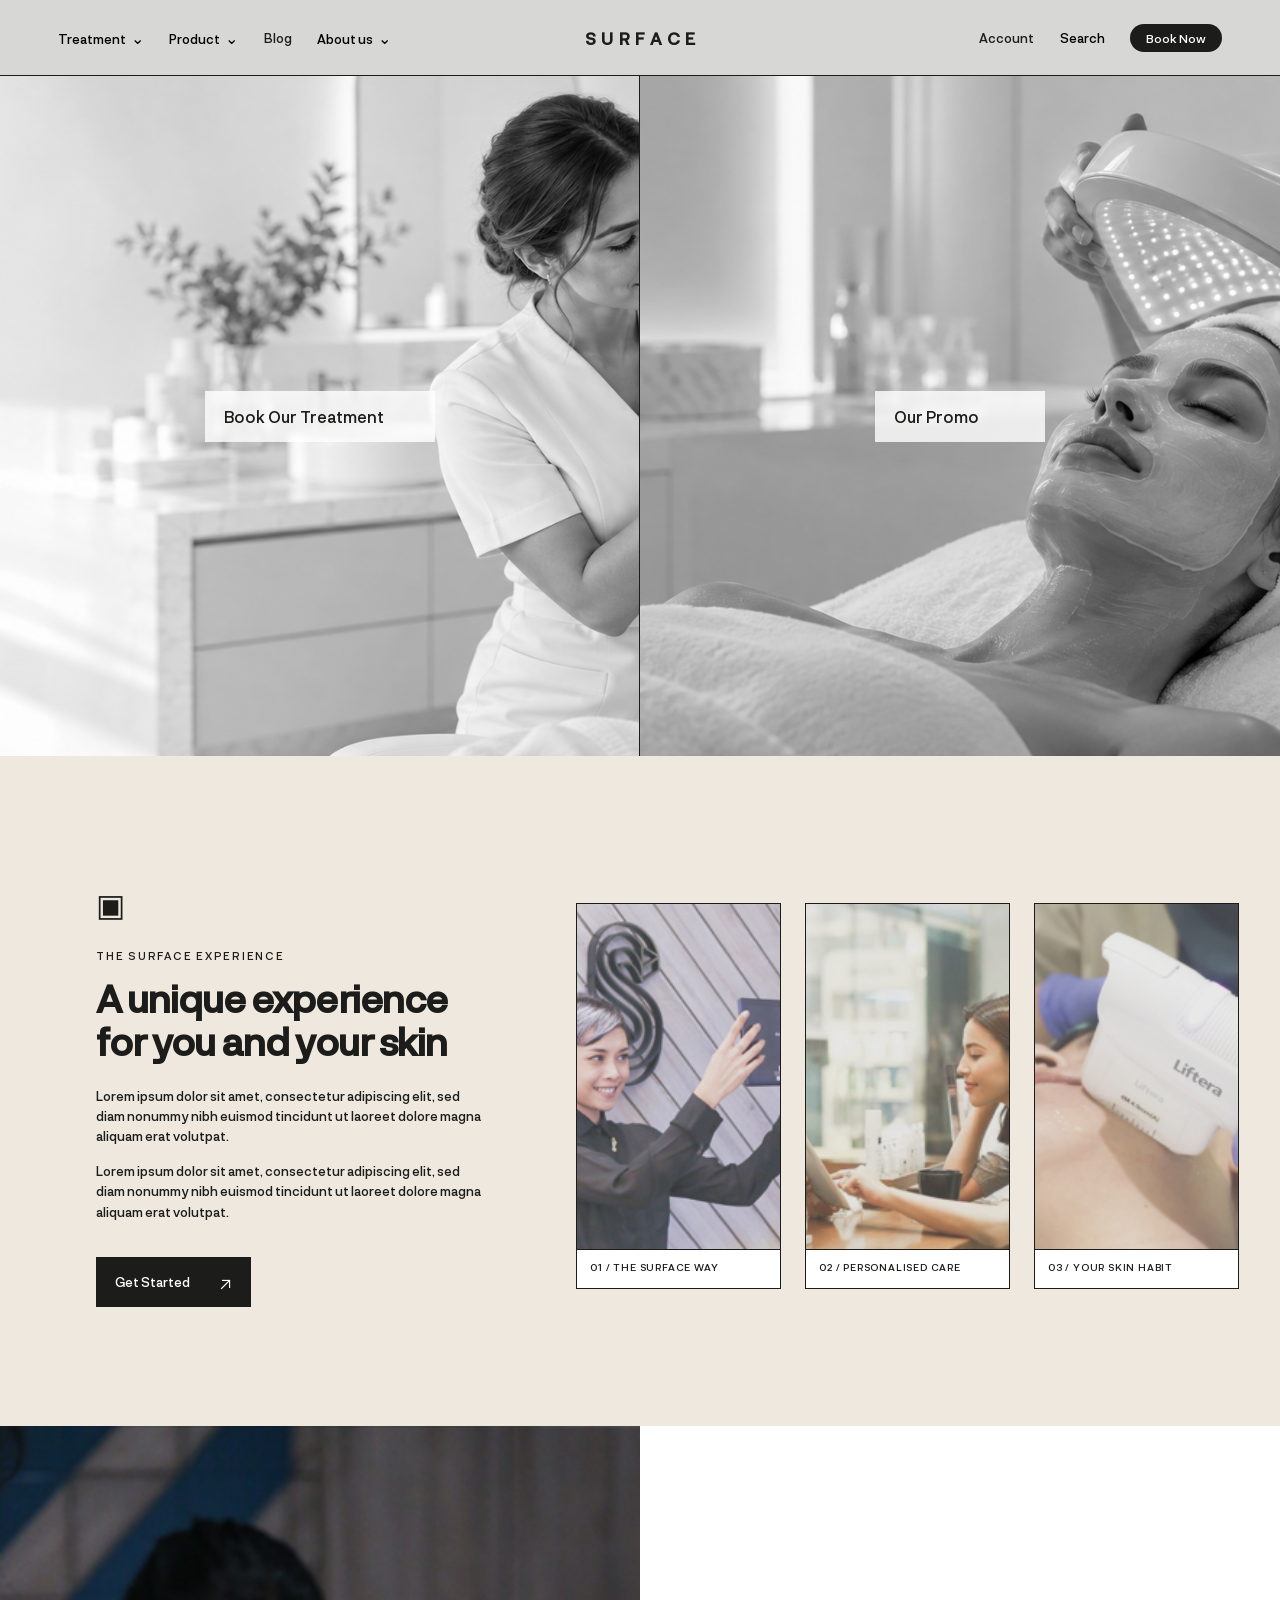
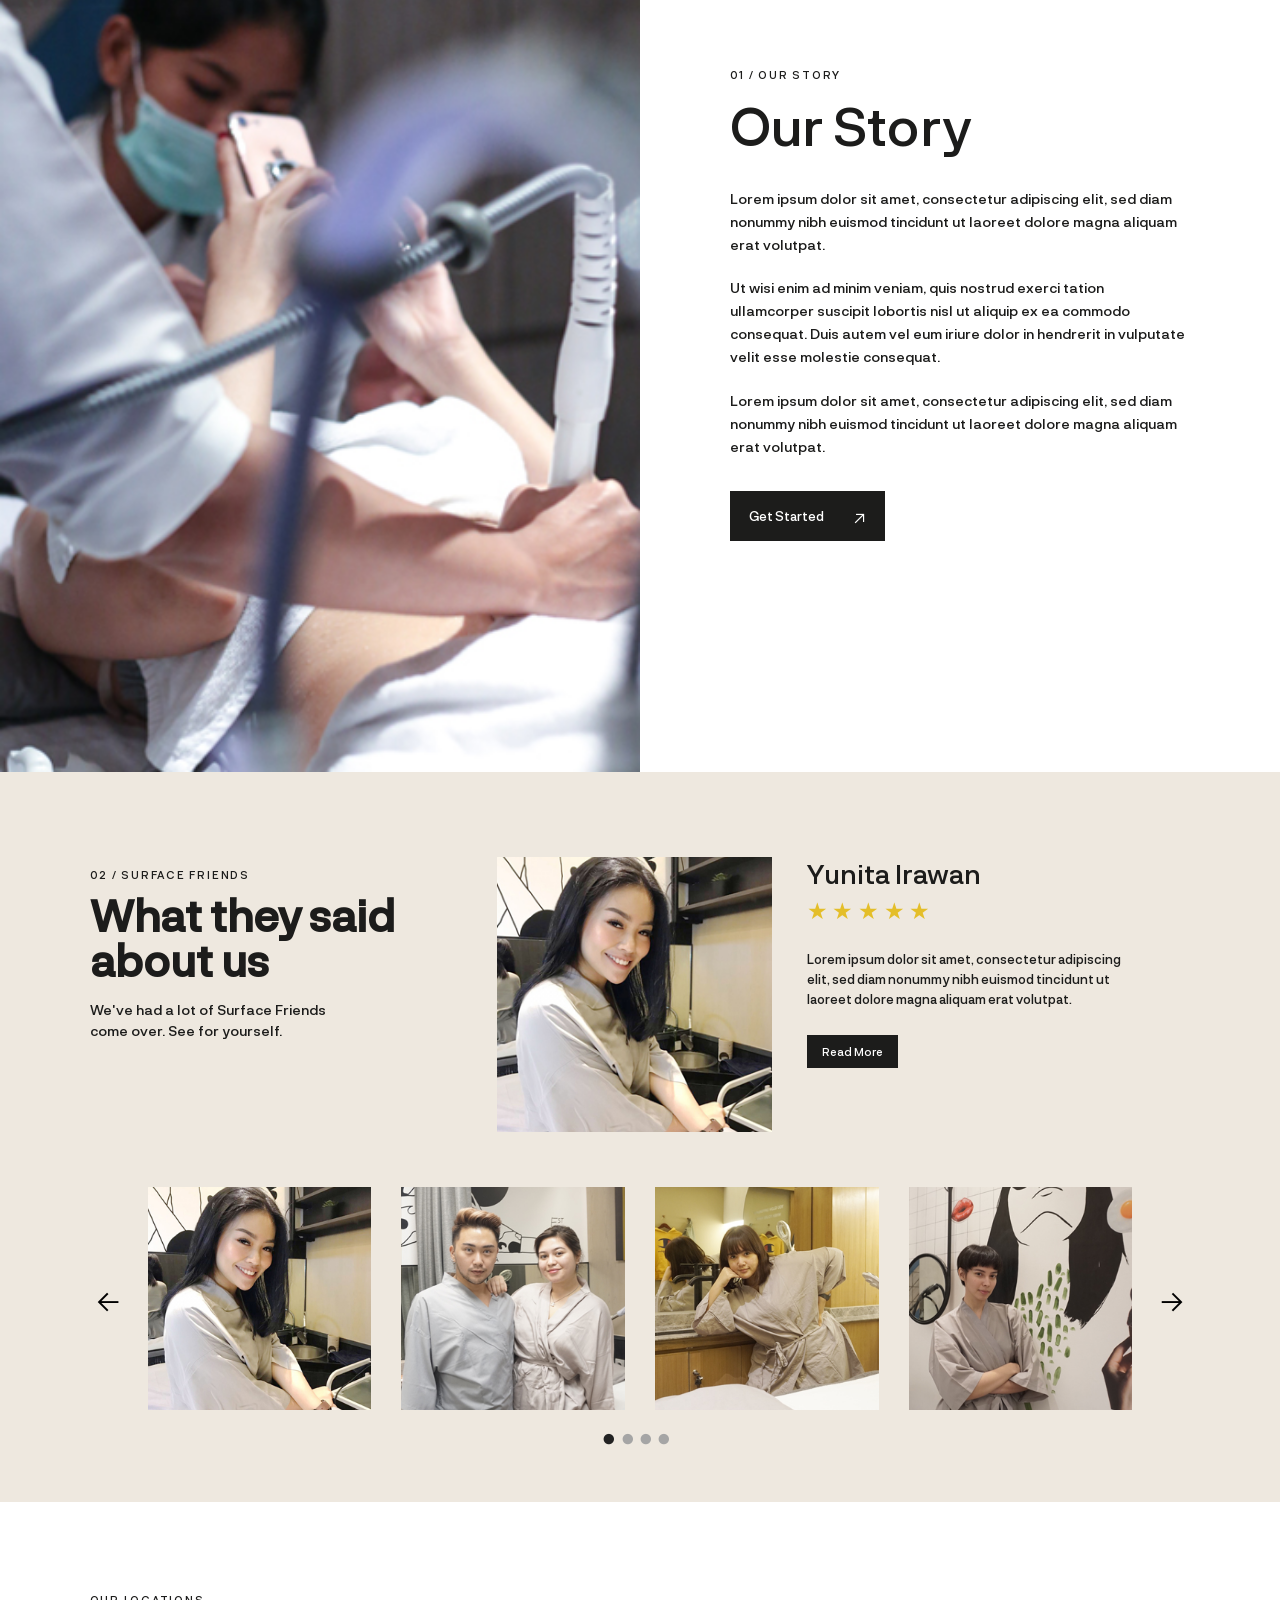
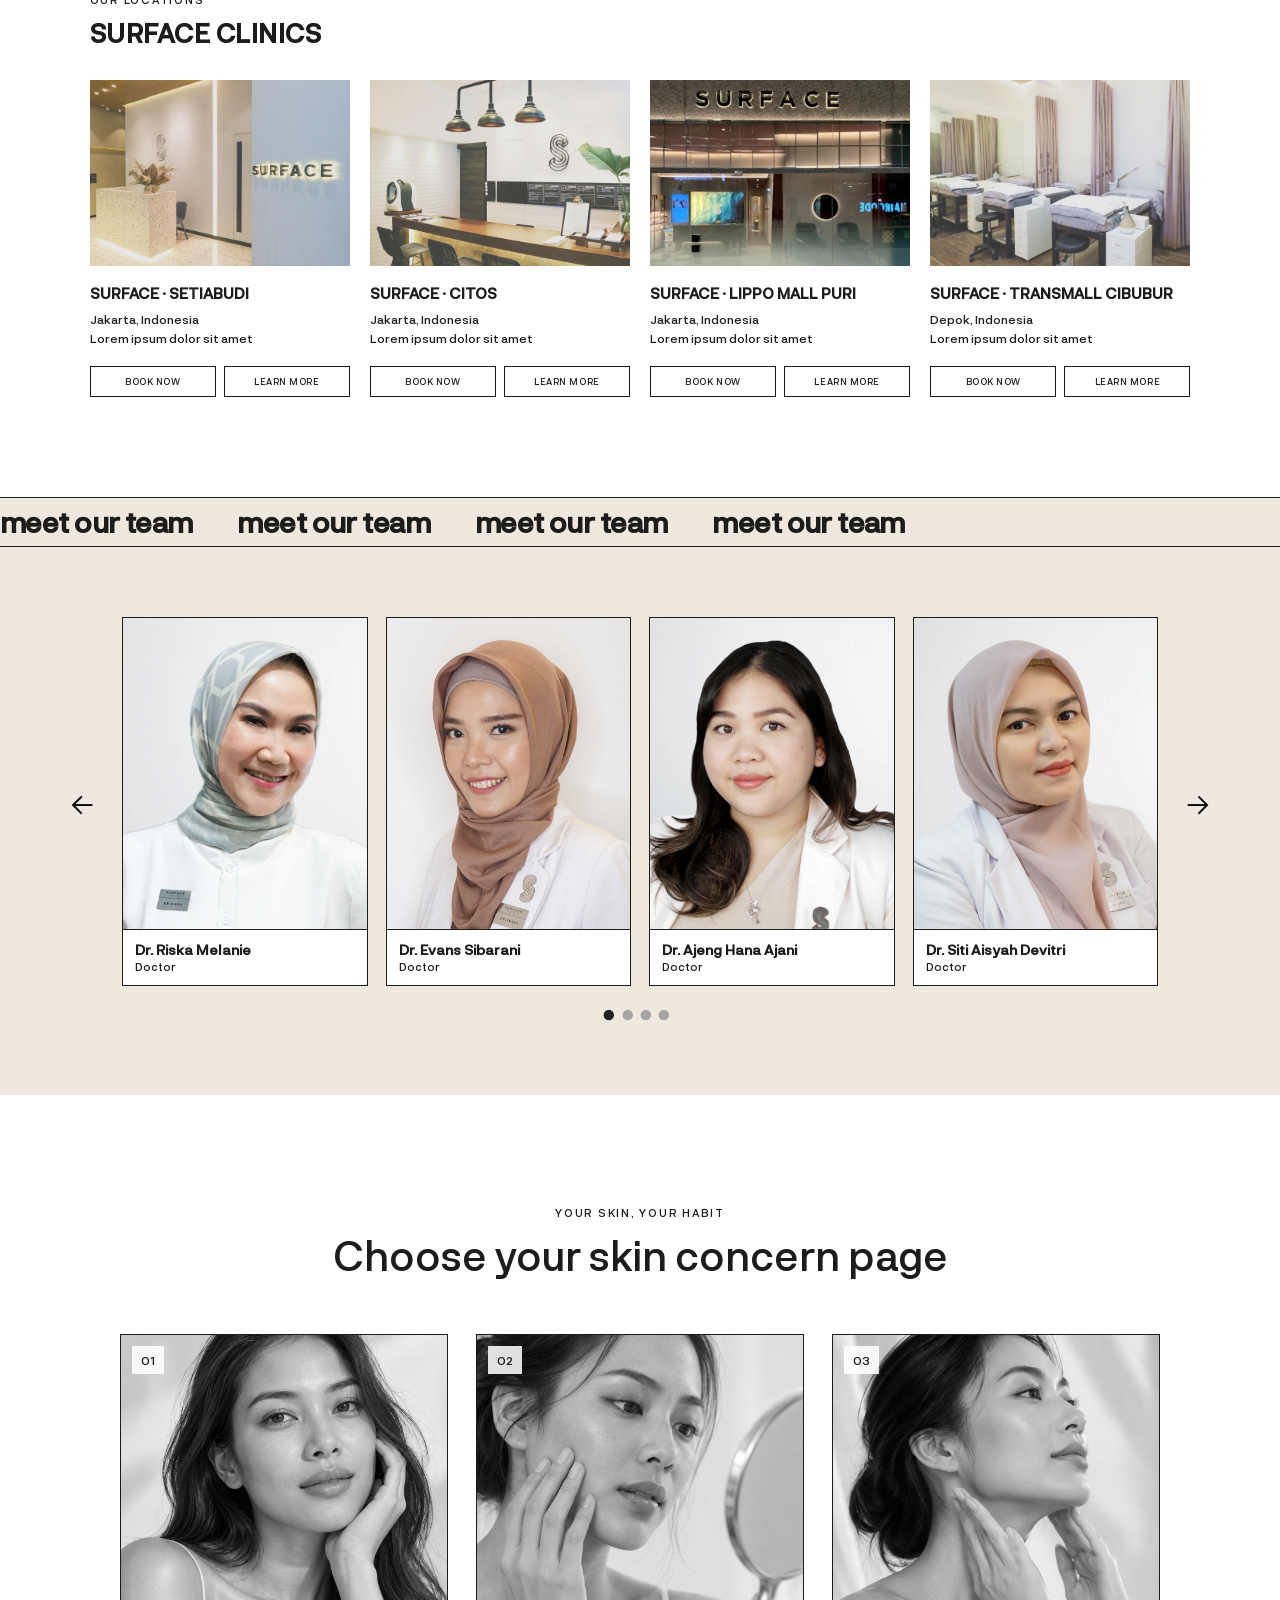
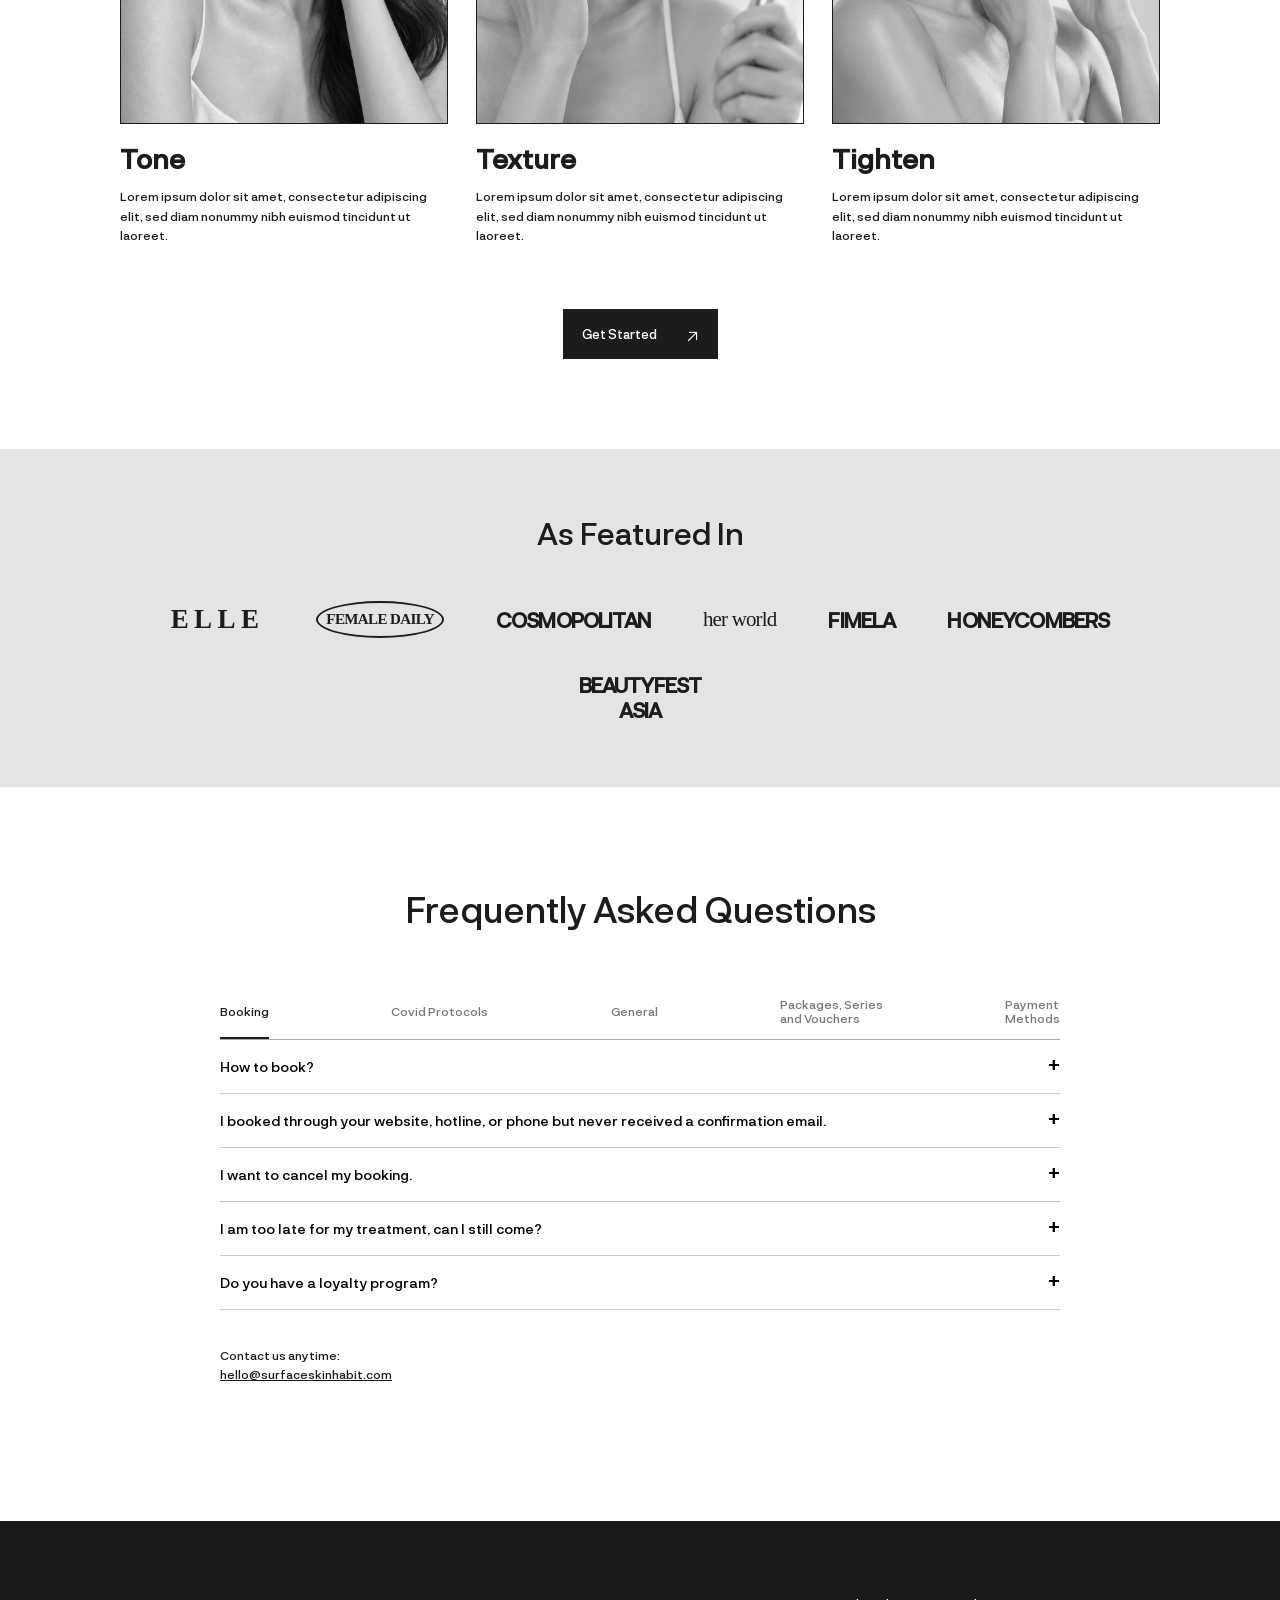
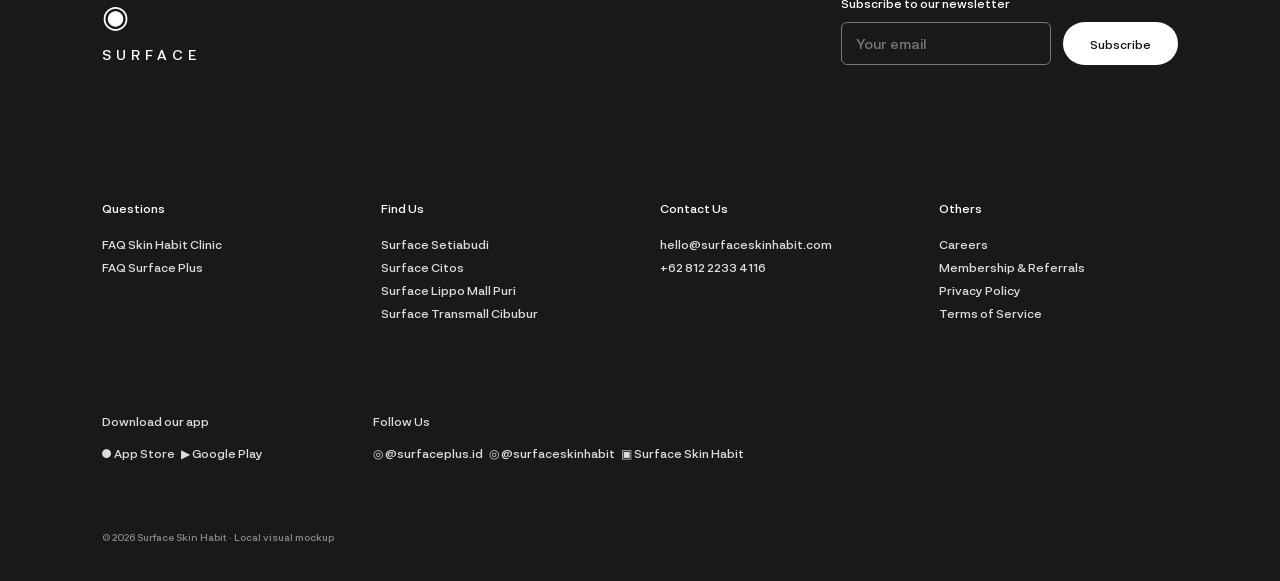
<file: index.html>
<!doctype html>
<html lang="en">
<head>
  <meta charset="utf-8">
  <meta name="viewport" content="width=device-width, initial-scale=1">
  <meta name="theme-color" content="#eee8df">
  <title>Surface Skin Habit — Local Mockup</title>
  <link rel="stylesheet" href="style.css?v=mockup-home-1">
</head>
<body>
  <header class="site-header" id="top">
    <div class="header-left">
      <button class="nav-link has-menu" type="button" data-menu="treatment" aria-expanded="false">Treatment <span>⌄</span></button>
      <button class="nav-link has-menu" type="button" data-menu="product" aria-expanded="false">Product <span>⌄</span></button>
      <a class="nav-link" href="#reviews">Blog</a>
      <button class="nav-link has-menu" type="button" data-menu="about" aria-expanded="false">About us <span>⌄</span></button>
    </div>
    <a class="wordmark" href="#top" aria-label="Surface Skin Habit homepage">SURFACE</a>
    <div class="header-right"><a class="nav-link" href="#newsletter">Account</a><button class="nav-link search-toggle" type="button">Search</button><a class="pill dark" href="#locations">Book Now</a></div>
    <button class="mobile-menu-toggle" type="button" aria-label="Open menu" aria-expanded="false"><span></span><span></span></button>
  </header>
  <div class="mega-menu" id="menu-treatment" hidden><div><p>SHOP BY CONCERN</p><a href="#concerns">Tone</a><a href="#concerns">Texture</a><a href="#concerns">Tighten</a></div><div><p>SHOP BY TREATMENT</p><a href="#concerns">Facial</a><a href="#concerns">Tighten &amp; Contour</a><a href="#concerns">Exfoliate</a><a href="#concerns">Laser &amp; Light</a><a href="#concerns">Skin Resurfacing</a><a href="#concerns">Injectables</a></div><a class="menu-feature" href="#concerns">Find your ideal treatment →</a></div>
  <div class="mega-menu" id="menu-product" hidden><div><p>SHOP BY CONCERN</p><a href="#concerns">Acne</a><a href="#concerns">Dry and Dehydrated</a><a href="#concerns">Pores</a><a href="#concerns">Sensitive Skin</a></div><div><p>SHOP BY PRODUCTS</p><a href="#concerns">Corrective Creams</a><a href="#concerns">Moisturizers</a><a href="#concerns">Night Cream</a><a href="#concerns">Serums</a></div></div>
  <div class="mega-menu compact-menu" id="menu-about" hidden><a href="#story">Our Story</a><a href="#locations">Our Clinic</a><a href="#team">Our Doctor</a><a href="#contact">Contact Us</a></div>
  <div class="search-panel" hidden><label for="site-search">Search Surface</label><input id="site-search" type="search" placeholder="Search treatments, stories, and more"><button class="search-close" type="button">Close</button></div>
  <main>
    <section class="hero" aria-label="Featured destinations"><a class="hero-panel treatment-panel" href="#concerns"><span class="hero-cta">Book Our Treatment <span>↗</span></span></a><a class="hero-panel promo-panel" href="#experience"><span class="hero-cta">Our Promo <span>↗</span></span></a></section>
    <section class="intro cream" id="experience"><div class="intro-copy"><div class="line-icon" aria-hidden="true">▣</div><p class="eyebrow">THE SURFACE EXPERIENCE</p><h1>A unique experience<br>for you and your skin</h1><p>Lorem ipsum dolor sit amet, consectetur adipiscing elit, sed diam nonummy nibh euismod tincidunt ut laoreet dolore magna aliquam erat volutpat.</p><p>Lorem ipsum dolor sit amet, consectetur adipiscing elit, sed diam nonummy nibh euismod tincidunt ut laoreet dolore magna aliquam erat volutpat.</p><a class="button dark" href="#story">Get Started <span>↗</span></a></div><div class="experience-cards"><div class="mockup-card"><img src="assets/official/reach-1.jpg" alt="Surface Skin Habit clinic experience"><span>01 / THE SURFACE WAY</span></div><div class="mockup-card"><img src="assets/official/reach-2.jpg" alt="Surface Skin Habit clinic experience"><span>02 / PERSONALISED CARE</span></div><div class="mockup-card"><img src="assets/official/reach-3.jpg" alt="Surface Skin Habit clinic experience"><span>03 / YOUR SKIN HABIT</span></div></div></section>
    <section class="story" id="story"><img class="story-image" src="assets/official/hero-promo.jpg" alt="Surface Skin Habit treatment"><div class="story-copy"><p class="eyebrow">01 / OUR STORY</p><h2>Our Story</h2><p>Lorem ipsum dolor sit amet, consectetur adipiscing elit, sed diam nonummy nibh euismod tincidunt ut laoreet dolore magna aliquam erat volutpat.</p><p>Ut wisi enim ad minim veniam, quis nostrud exerci tation ullamcorper suscipit lobortis nisl ut aliquip ex ea commodo consequat. Duis autem vel eum iriure dolor in hendrerit in vulputate velit esse molestie consequat.</p><p>Lorem ipsum dolor sit amet, consectetur adipiscing elit, sed diam nonummy nibh euismod tincidunt ut laoreet dolore magna aliquam erat volutpat.</p><a class="button dark" href="#team">Get Started <span>↗</span></a></div></section>
    <section class="reviews cream" id="reviews"><div class="reviews-head"><div><p class="eyebrow">02 / SURFACE FRIENDS</p><h2>What they said<br>about us</h2><p>We've had a lot of Surface Friends come over. See for yourself.</p></div><div class="featured-review"><img id="review-image" class="feature-image" src="assets/official/review-yunita.jpg" alt="Surface Skin Habit customer"><div><h3 id="review-name">Abel Cantika</h3><p class="stars">★★★★★</p><p id="review-quote">Lorem ipsum dolor sit amet, consectetur adipiscing elit, sed diam nonummy nibh euismod tincidunt ut laoreet dolore magna aliquam erat volutpat.</p><a class="button dark mini" href="#reviews">Read More</a></div></div></div><div class="review-carousel"><button class="carousel-arrow" type="button" data-carousel="review" data-direction="prev" aria-label="Previous testimonial">←</button><div class="review-thumbs"><img src="assets/official/review-yunita.jpg" alt="Surface Skin Habit customer"><img src="assets/official/review-sarah.jpg" alt="Surface Skin Habit customer"><img src="assets/official/review-sandra.jpg" alt="Surface Skin Habit customer"><img src="assets/official/review-prinka.jpg" alt="Surface Skin Habit customer"></div><button class="carousel-arrow" type="button" data-carousel="review" data-direction="next" aria-label="Next testimonial">→</button></div><div class="dots" id="review-dots"></div></section>
    <section class="locations" id="locations"><p class="eyebrow">OUR LOCATIONS</p><h2>SURFACE CLINICS</h2><div class="location-grid"><article><img src="assets/official/clinic-setiabudi.jpg" alt="Surface Setiabudi clinic"><h3>SURFACE · SETIABUDI</h3><p>Jakarta, Indonesia<br>Lorem ipsum dolor sit amet</p><div class="location-actions"><a href="#contact">BOOK NOW</a><a href="#contact">LEARN MORE</a></div></article><article><img src="assets/official/clinic-citos.jpg" alt="Surface Citos clinic"><h3>SURFACE · CITOS</h3><p>Jakarta, Indonesia<br>Lorem ipsum dolor sit amet</p><div class="location-actions"><a href="#contact">BOOK NOW</a><a href="#contact">LEARN MORE</a></div></article><article><img src="assets/official/clinic-lippo-puri.jpg" alt="Surface Lippo Mall Puri clinic"><h3>SURFACE · LIPPO MALL PURI</h3><p>Jakarta, Indonesia<br>Lorem ipsum dolor sit amet</p><div class="location-actions"><a href="#contact">BOOK NOW</a><a href="#contact">LEARN MORE</a></div></article><article><img src="assets/official/clinic-pik.jpg" alt="Surface Transmall Cibubur clinic"><h3>SURFACE · TRANSMALL CIBUBUR</h3><p>Depok, Indonesia<br>Lorem ipsum dolor sit amet</p><div class="location-actions"><a href="#contact">BOOK NOW</a><a href="#contact">LEARN MORE</a></div></article></div></section>
    <section class="team cream" id="team"><div class="ticker" aria-hidden="true"><span>meet our team</span><span>meet our team</span><span>meet our team</span><span>meet our team</span></div><div class="team-carousel"><button class="carousel-arrow" type="button" data-carousel="team" data-direction="prev" aria-label="Previous doctors">←</button><div class="team-grid" id="team-grid"><article><img src="assets/official/doctor-riska.png" alt="Dr. Riska Melanie"><h3>Dr. Riska Melanie</h3><p>Doctor</p></article><article><img src="assets/official/doctor-evans.png" alt="Dr. Evans Sibarani"><h3>Dr. Evans Sibarani</h3><p>Doctor</p></article><article><img src="assets/official/doctor-ajeng.png" alt="Dr. Ajeng Hana Ajani"><h3>Dr. Ajeng Hana Ajani</h3><p>Doctor</p></article><article><img src="assets/official/doctor-siti.png" alt="Dr. Siti Aisyah Devitri"><h3>Dr. Siti Aisyah Devitri</h3><p>Doctor</p></article></div><button class="carousel-arrow" type="button" data-carousel="team" data-direction="next" aria-label="Next doctors">→</button></div><div class="dots" id="team-dots"></div></section>
    <section class="concerns" id="concerns"><p class="eyebrow">YOUR SKIN, YOUR HABIT</p><h2>Choose your skin concern page</h2><div class="concern-grid"><article><img src="assets/generated/concern-tone-v1.png" alt="Radiant even skin tone"><span>01</span><h3>Tone</h3><p>Lorem ipsum dolor sit amet, consectetur adipiscing elit, sed diam nonummy nibh euismod tincidunt ut laoreet.</p></article><article><img src="assets/generated/concern-texture-v1.png" alt="Natural skin texture"><span>02</span><h3>Texture</h3><p>Lorem ipsum dolor sit amet, consectetur adipiscing elit, sed diam nonummy nibh euismod tincidunt ut laoreet.</p></article><article><img src="assets/generated/concern-tighten-v1.png" alt="Skin tightening care"><span>03</span><h3>Tighten</h3><p>Lorem ipsum dolor sit amet, consectetur adipiscing elit, sed diam nonummy nibh euismod tincidunt ut laoreet.</p></article></div><a class="button dark" href="#locations">Get Started <span>↗</span></a></section>
    <section class="featured-in"><h2>As Featured In</h2><div class="publication-logos"><span>ELLE</span><span class="serif">FEMALE DAILY</span><span>COSMOPOLITAN</span><span>her world</span><span>FIMELA</span><span>HONEYCOMBERS</span><span>BEAUTYFEST<br>ASIA</span></div></section>
    <section class="faq" id="faq"><h2>Frequently Asked Questions</h2><div class="faq-tabs"><button class="active" type="button" data-faq-tab="booking">Booking</button><button type="button" data-faq-tab="covid">Covid Protocols</button><button type="button" data-faq-tab="general">General</button><button type="button" data-faq-tab="packages">Packages, Series<br>and Vouchers</button><button type="button" data-faq-tab="payment">Payment<br>Methods</button></div><div class="faq-list" id="faq-list"></div><p class="faq-contact">Contact us anytime:<br><a href="mailto:hello@surfaceskinhabit.com">hello@surfaceskinhabit.com</a></p></section>
  </main>
  <footer class="site-footer" id="contact"><div class="footer-top"><a class="footer-brand" href="#top"><span>◉</span>SURFACE</a><form id="newsletter" class="newsletter"><label for="email">Subscribe to our newsletter</label><div><input id="email" type="email" placeholder="Your email" required><button type="submit">Subscribe</button></div><p class="form-status" aria-live="polite"></p></form></div><div class="footer-columns"><div><h3>Questions</h3><a href="#faq">FAQ Skin Habit Clinic</a><a href="#faq">FAQ Surface Plus</a></div><div><h3>Find Us</h3><a href="#locations">Surface Setiabudi</a><a href="#locations">Surface Citos</a><a href="#locations">Surface Lippo Mall Puri</a><a href="#locations">Surface Transmall Cibubur</a></div><div><h3>Contact Us</h3><a href="mailto:hello@surfaceskinhabit.com">hello@surfaceskinhabit.com</a><p>+62 812 2233 4116</p></div><div><h3>Others</h3><a href="#story">Careers</a><a href="#story">Membership &amp; Referrals</a><a href="#story">Privacy Policy</a><a href="#story">Terms of Service</a></div></div><div class="footer-bottom"><div><h3>Download our app</h3><span>● App Store &nbsp; ▶ Google Play</span></div><div><h3>Follow Us</h3><span>◎ @surfaceplus.id &nbsp; ◎ @surfaceskinhabit &nbsp; ▣ Surface Skin Habit</span></div></div><p class="copyright">© 2026 Surface Skin Habit · Local visual mockup</p></footer>
  <script src="app.js?v=mockup-home-1"></script>
</body>
</html>
</file>
<file: style.css>
@font-face{font-family:Neurial;src:url("assets/NeurialGrotesk-Medium.woff2") format("woff2");font-display:swap}
:root{--ink:#1c1c1b;--cream:#eee8df;--grey:#d7d7d6;--line:#242321}
*{box-sizing:border-box}
html{scroll-behavior:smooth}
body{margin:0;background:#fff;color:var(--ink);font-family:Neurial,Arial,sans-serif;font-size:14px}
button,input{font:inherit}button{cursor:pointer}a{color:inherit;text-decoration:none}
button:focus-visible,a:focus-visible,input:focus-visible{outline:2px solid #555;outline-offset:3px}
[hidden]{display:none!important}
.site-header{height:76px;background:var(--grey);border-bottom:1px solid var(--ink);display:grid;grid-template-columns:1fr auto 1fr;align-items:center;padding:0 clamp(24px,4.5vw,76px);position:relative;z-index:20}
.header-left,.header-right{display:flex;align-items:center;gap:clamp(16px,2vw,36px)}.header-right{justify-content:flex-end}
.nav-link{border:0;background:none;padding:7px 0;font-size:13px;white-space:nowrap}.nav-link span{font-size:16px;margin-left:3px}.nav-link:hover,.nav-link[aria-expanded=true]{text-decoration:underline;text-underline-offset:5px}
.wordmark{font-size:17px;letter-spacing:.33em;font-weight:700;padding-left:.33em}
.pill{border-radius:100px;padding:7px 16px;font-size:12px;white-space:nowrap}.dark{background:var(--ink);color:#fff}
.mobile-menu-toggle{display:none}
.mega-menu{position:absolute;z-index:30;top:76px;left:0;width:min(760px,100%);min-height:325px;background:#fff;padding:40px clamp(24px,4.5vw,76px);display:flex;gap:60px;box-shadow:0 24px 35px #0002}.mega-menu>div{min-width:170px;display:flex;flex-direction:column;align-items:flex-start}.mega-menu p{font-size:12px;letter-spacing:.07em;margin:0 0 22px}.mega-menu a{font-size:16px;line-height:1.5}.mega-menu a:hover{text-decoration:underline}.mega-menu .menu-feature{align-self:end;white-space:nowrap;font-size:13px}.compact-menu{width:340px;min-height:0;display:flex;flex-direction:column;gap:8px}.search-panel{position:absolute;z-index:31;right:2rem;top:76px;width:min(460px,calc(100vw - 4rem));background:#fff;padding:24px;box-shadow:0 20px 30px #0002;display:grid;gap:12px}.search-panel input{padding:12px;border:1px solid #999}.search-panel button{border:0;background:var(--ink);color:#fff;padding:9px}
.hero{height:min(67vw,680px);min-height:450px;display:grid;grid-template-columns:1fr 1fr}.hero-panel{background:var(--grey);display:grid;place-items:center;position:relative;isolation:isolate;overflow:hidden}.hero-panel::before{content:"";position:absolute;inset:0;background:center/cover no-repeat;filter:grayscale(1);transform:scale(1.02);transition:filter .55s ease,transform .65s ease;z-index:-1}.treatment-panel::before{background-image:url("assets/generated/hero-consultation-v2.png")}.promo-panel::before{background-image:url("assets/generated/hero-led-treatment-v2.png")}.hero-panel:first-child{border-right:1px solid var(--ink)}.hero-panel:hover::before{filter:grayscale(0);transform:scale(1.07)}.hero-cta{background:#fffc;backdrop-filter:blur(2px);min-width:170px;padding:16px 19px;display:flex;justify-content:space-between;gap:22px;font-size:16px}.hero-cta span{opacity:0;transform:translateX(-5px);transition:.2s}.hero-panel:hover .hero-cta span{opacity:1;transform:none}
.cream{background:var(--cream)}.eyebrow{font-size:11px;letter-spacing:.16em;text-transform:uppercase}.button{border:1px solid var(--ink);padding:13px 18px;min-width:142px;display:inline-flex;align-items:center;justify-content:space-between;gap:30px;font-size:13px}.button:hover{background:#444}.button span{font-size:18px}
.intro{min-height:670px;padding:96px 0 86px clamp(32px,7.5vw,120px);display:grid;grid-template-columns:minmax(280px,33%) minmax(0,1fr);gap:clamp(38px,7vw,130px);overflow:hidden}.intro-copy{align-self:center;max-width:410px}.line-icon{font-size:31px;margin-bottom:26px;font-weight:300}.intro h1{font-size:clamp(29px,3vw,50px);line-height:1.1;margin:15px 0 24px;letter-spacing:-.025em}.intro-copy>p:not(.eyebrow){font-size:13px;line-height:1.55;margin:0 0 15px}.intro .button{margin-top:20px}
.experience-cards{display:flex;gap:24px;align-items:center;min-width:0}.mockup-card{flex:0 0 clamp(180px,16vw,260px);background:#fff;padding:0 0 15px;border:1px solid var(--ink)}.mockup-card img{display:block;width:100%;height:clamp(260px,27vw,390px);object-fit:cover;border-bottom:1px solid var(--ink)}.mockup-card span{font-size:10px;padding:11px 13px 0;display:block;letter-spacing:.08em}
.image-placeholder{position:relative;border:1px solid var(--ink);background:#fff;overflow:hidden}.image-placeholder::before,.image-placeholder::after{content:"";position:absolute;top:50%;left:50%;width:150%;height:1px;background:var(--ink);transform:translate(-50%,-50%) rotate(45deg)}.image-placeholder::after{transform:translate(-50%,-50%) rotate(-45deg)}
.story{display:grid;grid-template-columns:1fr 1fr;min-height:650px}.story-image{display:block;width:100%;height:100%;min-height:650px;object-fit:cover}.story-copy{align-self:center;justify-self:center;width:min(72%,490px);padding:70px 0}.story h2{font-size:clamp(38px,4.2vw,65px);font-weight:500;margin:8px 0 30px}.story p:not(.eyebrow){line-height:1.65;font-size:14px;margin:0 0 20px}.story .button{margin-top:13px}
.reviews{padding:85px clamp(30px,7vw,110px) 55px}.reviews-head{display:grid;grid-template-columns:32% 1fr;gap:5%;align-items:start}.reviews h2{font-size:clamp(35px,3.4vw,55px);line-height:1.05;margin:8px 0 16px}.reviews-head>div>p:not(.eyebrow){max-width:270px;line-height:1.5}.featured-review{display:grid;grid-template-columns:minmax(160px,275px) 1fr;gap:35px}.feature-image{width:100%;aspect-ratio:1;object-fit:cover}.featured-review h3{font-size:27px;font-weight:500;margin:0 0 7px}.stars{letter-spacing:.2em;color:#e4be29;font-size:23px;margin:0 0 25px}.featured-review p:not(.stars){font-size:13px;line-height:1.55;max-width:330px}.mini{min-width:0;padding:9px 14px;font-size:11px;margin-top:13px}.review-carousel,.team-carousel{display:flex;align-items:center;gap:22px}.review-carousel{margin-top:55px}.carousel-arrow{background:none;border:0;font-size:29px;line-height:1;flex:0 0 20px}.review-thumbs{display:grid;grid-template-columns:repeat(4,1fr);gap:30px;flex:1}.review-thumbs img{display:block;width:100%;aspect-ratio:1;object-fit:cover}.dots{text-align:center;margin-top:20px;letter-spacing:.45em;color:#a5a5a5}.dots .active{color:#222}
.locations{padding:80px clamp(30px,7vw,110px) 100px}.locations h2{margin:6px 0 32px;font-size:26px;letter-spacing:.02em}.location-grid{display:grid;grid-template-columns:repeat(4,1fr);gap:20px}.location-grid img{width:100%;display:block;aspect-ratio:1.4;object-fit:cover}.location-grid h3{font-size:15px;margin:18px 0 8px}.location-grid p{font-size:12px;line-height:1.55;min-height:38px;margin:0 0 18px}.location-actions{display:flex;gap:8px}.location-actions a{border:1px solid var(--ink);font-size:9px;letter-spacing:.06em;min-width:0;flex:1;text-align:center;padding:9px 4px}.location-actions a:hover{background:var(--ink);color:#fff}
.team{padding-bottom:72px}.ticker{display:flex;gap:45px;overflow:hidden;white-space:nowrap;border-top:1px solid var(--ink);border-bottom:1px solid var(--ink);font-size:29px;letter-spacing:-.02em;font-weight:700;line-height:1.65}.team-carousel{padding:70px clamp(30px,5vw,75px) 0}.team-grid{display:grid;grid-template-columns:repeat(4,1fr);gap:18px;flex:1}.team-grid article{border:1px solid var(--ink);background:#fff}.team-grid img{display:block;width:100%;height:auto;aspect-ratio:.78;object-fit:cover;object-position:top;border-bottom:1px solid var(--ink)}.team-grid h3{font-size:14px;margin:11px 12px 2px}.team-grid p{font-size:11px;margin:0 12px 12px}
.concerns{text-align:center;padding:100px clamp(30px,7vw,110px) 90px}.concerns h2{font-size:clamp(29px,3.2vw,50px);font-weight:500;margin:6px 0 55px}.concern-grid{display:grid;grid-template-columns:repeat(3,1fr);gap:28px;text-align:left;margin:0 auto 64px;max-width:1040px}.concern-grid article{position:relative}.concern-grid article>img{display:block;width:100%;height:390px;object-fit:cover;object-position:center;border:1px solid var(--ink);margin-bottom:18px;filter:grayscale(1);transition:filter .35s ease,transform .35s ease}.concern-grid article:hover>img{filter:grayscale(0);transform:translateY(-5px)}.concern-grid article>span{position:absolute;top:12px;left:12px;background:#fffd;padding:7px 9px;font-size:12px}.concern-grid h3{text-align:left;font-size:27px;margin:0 0 13px}.concern-grid p{font-size:12px;line-height:1.6;margin:0}
.featured-in{background:#e4e4e3;text-align:center;padding:65px 40px}.featured-in h2{font-weight:500;font-size:31px;margin:0 0 50px}.publication-logos{max-width:980px;margin:auto;display:flex;flex-wrap:wrap;align-items:center;justify-content:center;gap:34px 52px}.publication-logos span{font-weight:800;font-size:21px;letter-spacing:-.04em}.publication-logos span:first-child{font-family:Georgia,serif;letter-spacing:.2em;font-size:27px}.publication-logos .serif{font-family:Georgia,serif;font-size:15px;border:2px solid;padding:8px;border-radius:50%}.publication-logos span:nth-child(4){font-family:Georgia,serif;font-weight:400}
.faq{max-width:900px;margin:auto;padding:100px 30px 125px}.faq h2{text-align:center;font-size:36px;font-weight:500;margin:0 0 55px}.faq-tabs{display:flex;justify-content:space-between;border-bottom:1px solid #aaa;gap:10px}.faq-tabs button{background:none;border:0;border-bottom:2px solid transparent;padding:12px 0;font-size:12px;text-align:left;color:#777}.faq-tabs button.active{color:var(--ink);border-color:var(--ink)}.faq-item{border-bottom:1px solid #c8c8c8}.faq-item button{background:none;border:0;padding:18px 0;width:100%;display:flex;justify-content:space-between;text-align:left;font-size:14px}.faq-item button span{font-size:21px;line-height:12px}.faq-item p{margin:0 0 20px;max-width:730px;font-size:13px;line-height:1.6;color:#555}.faq-contact{font-size:12px;line-height:1.6;margin-top:36px}.faq-contact a{text-decoration:underline}
.site-footer{background:#191919;color:#fff;padding:75px clamp(30px,8vw,125px) 28px}.footer-top{display:flex;justify-content:space-between;align-items:start;margin-bottom:100px}.footer-brand{font-size:14px;letter-spacing:.35em;display:flex;flex-direction:column;gap:12px}.footer-brand span{font-size:31px}.newsletter label{display:block;font-size:12px;margin-bottom:12px}.newsletter>div{display:flex;gap:12px}.newsletter input{border:1px solid #777;background:transparent;border-radius:6px;color:#fff;padding:12px 14px;width:210px}.newsletter button{border:0;background:#fff;border-radius:50px;padding:11px 27px;color:#111;font-size:12px}.form-status{font-size:11px;min-height:14px}.footer-columns{display:grid;grid-template-columns:repeat(4,1fr);gap:40px}.footer-columns h3,.footer-bottom h3{font-size:12px;font-weight:500;margin:0 0 18px}.footer-columns a,.footer-columns p{display:block;font-size:12px;color:#ddd;line-height:1.9;margin:0}.footer-columns a:hover{text-decoration:underline}.footer-bottom{display:flex;gap:110px;margin-top:90px;font-size:12px;color:#ddd}.copyright{font-size:10px;color:#888;margin-top:70px}
@media(max-width:900px){.site-header{padding:0 22px}.header-left,.header-right{gap:13px}.nav-link{font-size:11px}.wordmark{font-size:13px}.intro{gap:35px}.review-thumbs{gap:12px}.location-grid{grid-template-columns:repeat(2,1fr);gap:28px}.location-actions a{min-width:0;flex:1}}
@media(max-width:680px){.site-header{height:64px;grid-template-columns:1fr auto 1fr}.mobile-menu-toggle{display:flex;justify-self:end;flex-direction:column;gap:5px;border:0;background:none;padding:8px}.mobile-menu-toggle span{width:20px;height:1px;background:var(--ink)}.header-left,.header-right{display:none}.wordmark{grid-column:2;font-size:13px}.site-header.mobile-open .header-left,.site-header.mobile-open .header-right{display:flex;position:absolute;left:0;right:0;background:var(--grey);padding:15px 22px;flex-wrap:wrap;justify-content:center}.site-header.mobile-open .header-left{top:64px}.site-header.mobile-open .header-right{top:119px}.mega-menu,.search-panel{top:165px;width:100%;gap:22px;padding:24px;min-height:0}.hero{height:62vh;min-height:520px;grid-template-columns:1fr;grid-template-rows:1fr 1fr}.hero-panel:first-child{border-right:0;border-bottom:1px solid var(--ink)}.intro{padding:70px 25px;grid-template-columns:1fr;min-height:0}.intro-copy{max-width:520px}.experience-cards{overflow-x:auto;padding-bottom:8px}.mockup-card{flex-basis:190px}.mockup-card img{height:260px}.story{grid-template-columns:1fr}.story-image{min-height:440px;height:440px;border-right:0;border-bottom:1px solid var(--ink)}.story-copy{width:auto;padding:65px 27px}.reviews{padding:65px 25px}.reviews-head{grid-template-columns:1fr;gap:35px}.featured-review{gap:18px}.review-thumbs{gap:8px}.locations{padding:65px 25px}.location-grid{grid-template-columns:1fr;gap:40px}.location-grid img{aspect-ratio:1.8}.team-carousel{padding:48px 16px 0;gap:8px}.team-grid{grid-template-columns:repeat(2,1fr)}.team-grid article:nth-child(n+3){display:none}.concerns{padding:75px 25px}.concerns h2{margin-bottom:45px}.concern-grid{grid-template-columns:1fr;gap:45px}.concern-grid article>img{height:420px}.concern-grid h3{text-align:left}.featured-in{padding:60px 25px}.publication-logos{gap:25px}.faq{padding:75px 25px}.faq-tabs{overflow:auto}.faq-tabs button{flex:0 0 auto}.site-footer{padding:65px 27px 25px}.footer-top{margin-bottom:65px;gap:35px}.footer-columns{grid-template-columns:repeat(2,1fr)}.footer-bottom{gap:30px;flex-wrap:wrap;margin-top:70px}}
@media(max-width:420px){.featured-review{grid-template-columns:1fr}.feature-image{max-width:230px}.review-thumbs img:nth-child(n+3){display:none}.review-thumbs{grid-template-columns:repeat(2,1fr)}.footer-top{flex-direction:column}.newsletter>div{max-width:100%}.newsletter input{width:155px}}
@media(prefers-reduced-motion:reduce){html{scroll-behavior:auto}}
</file>
